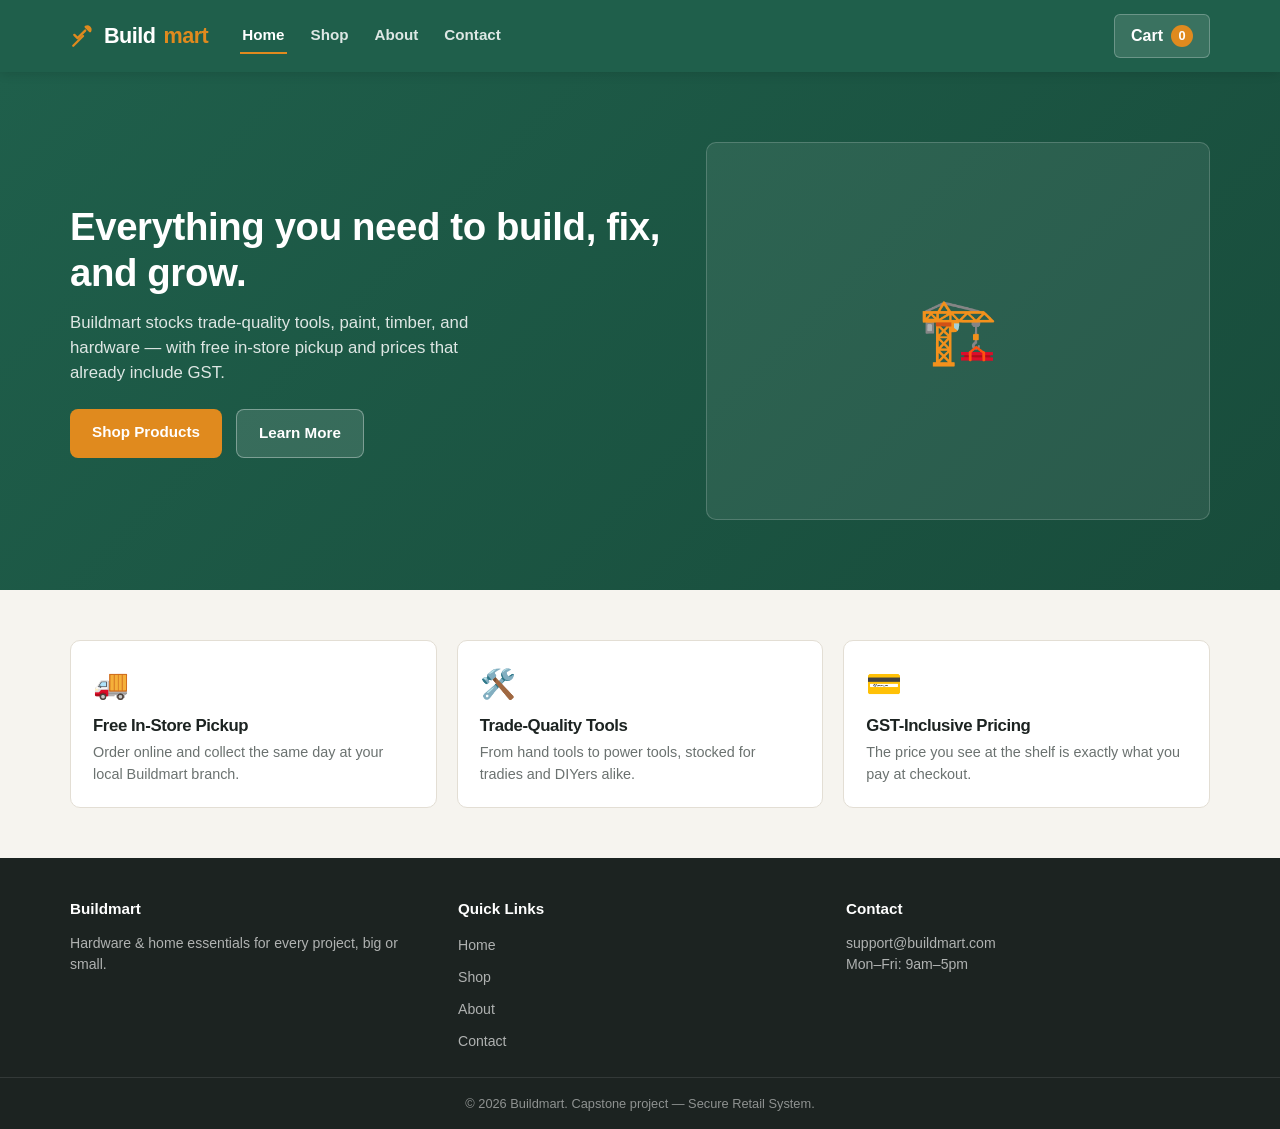
<file: index.html>
<!DOCTYPE html>
<html lang="en">
<head>
<meta charset="UTF-8">
<meta name="viewport" content="width=device-width, initial-scale=1.0">
<title>Buildmart — Hardware &amp; Home</title>
<link rel="stylesheet" href="css/style.css">
</head>
<body>

<header class="site-header">
  <div class="bar">
    <div class="logo">
      <svg viewBox="0 0 24 24" fill="none" stroke="#e08a1e" stroke-width="2.2" stroke-linecap="round" stroke-linejoin="round"><path d="M14 7l-7 7-3-3"/><path d="M3 21l9-9"/><path d="M14.5 3.5a3 3 0 0 1 4 4l-4-4z"/></svg>
      Build<span>mart</span>
    </div>
    <nav class="site-nav">
      <a href="index.html" class="active">Home</a>
      <a href="shop.html">Shop</a>
      <a href="about.html">About</a>
      <a href="contact.html">Contact</a>
    </nav>
    <a href="shop.html" class="cart-btn">
      Cart
      <span class="cart-count">0</span>
    </a>
  </div>
</header>

<main>
  <section class="hero">
    <div class="hero-inner">
      <div>
        <h1>Everything you need to build, fix, and grow.</h1>
        <p>Buildmart stocks trade-quality tools, paint, timber, and hardware — with free in-store pickup and prices that already include GST.</p>
        <div class="hero-actions">
          <a href="shop.html" class="btn btn-primary">Shop Products</a>
          <a href="about.html" class="btn btn-secondary">Learn More</a>
        </div>
      </div>
      <div class="hero-art">🏗️</div>
    </div>
  </section>

  <section class="features">
    <div class="feature-card">
      <div class="icon">🚚</div>
      <h3>Free In-Store Pickup</h3>
      <p>Order online and collect the same day at your local Buildmart branch.</p>
    </div>
    <div class="feature-card">
      <div class="icon">🛠️</div>
      <h3>Trade-Quality Tools</h3>
      <p>From hand tools to power tools, stocked for tradies and DIYers alike.</p>
    </div>
    <div class="feature-card">
      <div class="icon">💳</div>
      <h3>GST-Inclusive Pricing</h3>
      <p>The price you see at the shelf is exactly what you pay at checkout.</p>
    </div>
  </section>
</main>

<footer class="site-footer">
  <div class="footer-inner">
    <div>
      <h4>Buildmart</h4>
      <p>Hardware &amp; home essentials for every project, big or small.</p>
    </div>
    <div>
      <h4>Quick Links</h4>
      <ul>
        <li><a href="index.html">Home</a></li>
        <li><a href="shop.html">Shop</a></li>
        <li><a href="about.html">About</a></li>
        <li><a href="contact.html">Contact</a></li>
      </ul>
    </div>
    <div>
      <h4>Contact</h4>
      <p>support@buildmart.com</p>
      <p>Mon–Fri: 9am–5pm</p>
    </div>
  </div>
  <div class="footer-bottom">&copy; 2026 Buildmart. Capstone project — Secure Retail System.</div>
</footer>

</body>
</html>
</file>
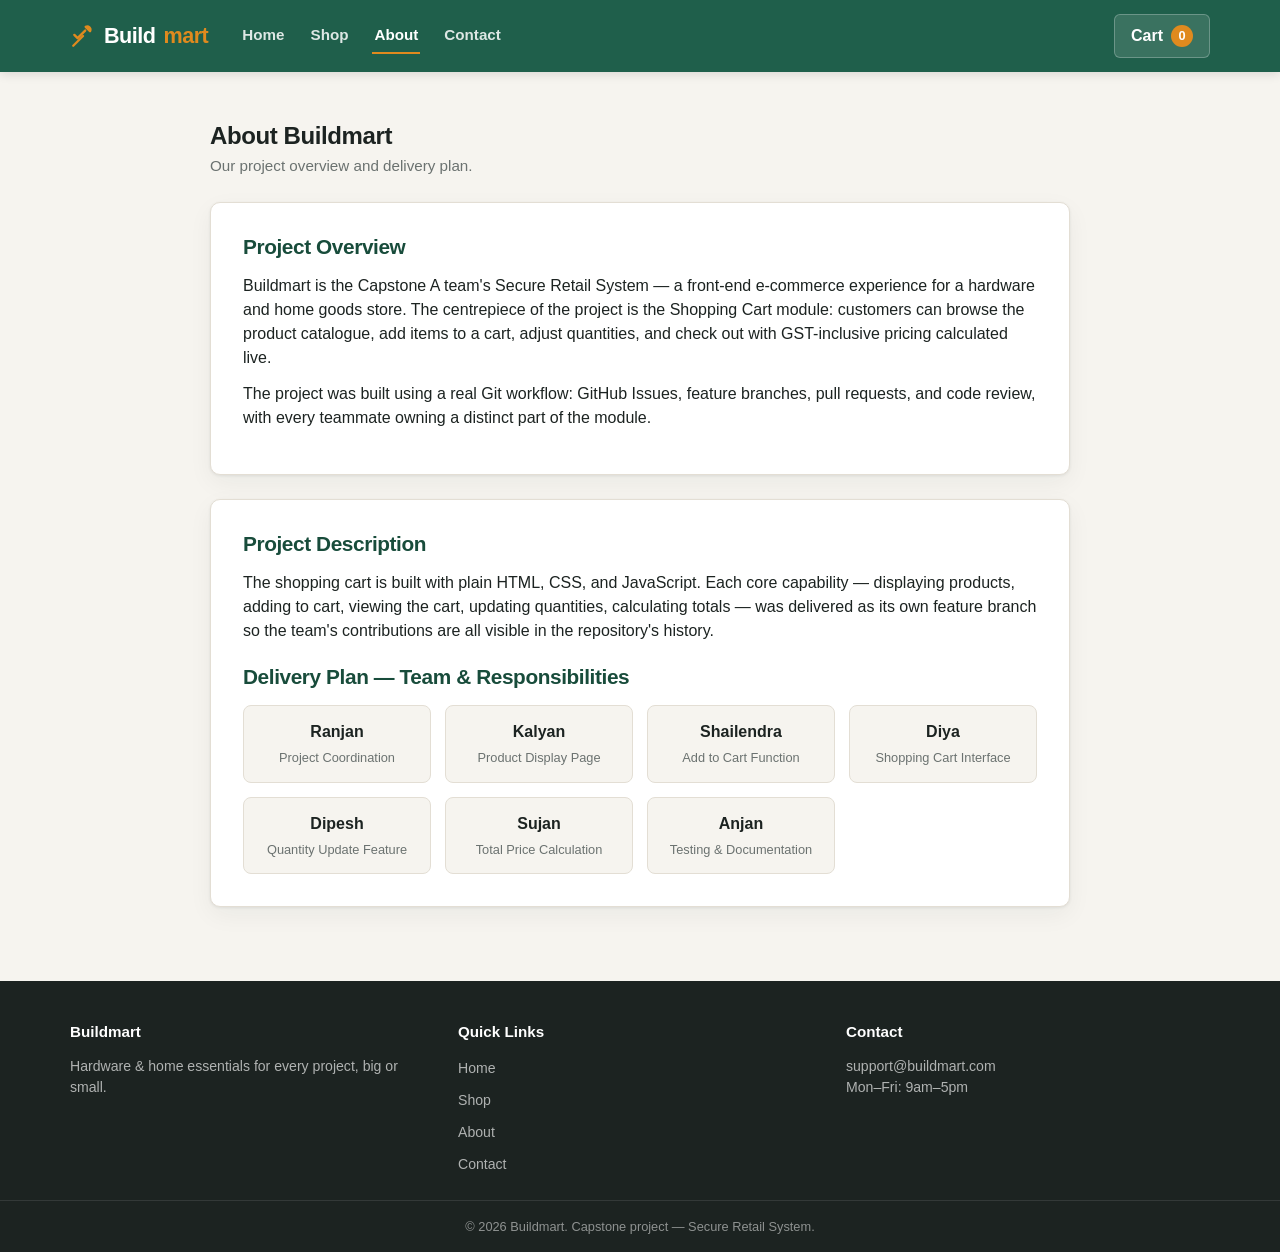
<file: about.html>
<!DOCTYPE html>
<html lang="en">
<head>
<meta charset="UTF-8">
<meta name="viewport" content="width=device-width, initial-scale=1.0">
<title>About Us — Buildmart</title>
<link rel="stylesheet" href="css/style.css">
</head>
<body>

<header class="site-header">
  <div class="bar">
    <div class="logo">
      <svg viewBox="0 0 24 24" fill="none" stroke="#e08a1e" stroke-width="2.2" stroke-linecap="round" stroke-linejoin="round"><path d="M14 7l-7 7-3-3"/><path d="M3 21l9-9"/><path d="M14.5 3.5a3 3 0 0 1 4 4l-4-4z"/></svg>
      Build<span>mart</span>
    </div>
    <nav class="site-nav">
      <a href="index.html">Home</a>
      <a href="shop.html">Shop</a>
      <a href="about.html" class="active">About</a>
      <a href="contact.html">Contact</a>
    </nav>
    <a href="shop.html" class="cart-btn">
      Cart
      <span class="cart-count">0</span>
    </a>
  </div>
</header>

<main class="section">
  <h1 class="page-title">About Buildmart</h1>
  <p class="page-sub">Our project overview and delivery plan.</p>

  <div class="card-block">
    <h2>Project Overview</h2>
    <p>Buildmart is the Capstone A team's Secure Retail System — a front-end e-commerce experience for a hardware and home goods store. The centrepiece of the project is the Shopping Cart module: customers can browse the product catalogue, add items to a cart, adjust quantities, and check out with GST-inclusive pricing calculated live.</p>
    <p>The project was built using a real Git workflow: GitHub Issues, feature branches, pull requests, and code review, with every teammate owning a distinct part of the module.</p>
  </div>

  <div class="card-block">
    <h2>Project Description</h2>
    <p>The shopping cart is built with plain HTML, CSS, and JavaScript. Each core capability — displaying products, adding to cart, viewing the cart, updating quantities, calculating totals — was delivered as its own feature branch so the team's contributions are all visible in the repository's history.</p>

    <h2 style="margin-top: 22px;">Delivery Plan — Team &amp; Responsibilities</h2>
    <div class="team-grid">
      <div class="team-card"><strong>Ranjan</strong><div class="role">Project Coordination</div></div>
      <div class="team-card"><strong>Kalyan</strong><div class="role">Product Display Page</div></div>
      <div class="team-card"><strong>Shailendra</strong><div class="role">Add to Cart Function</div></div>
      <div class="team-card"><strong>Diya</strong><div class="role">Shopping Cart Interface</div></div>
      <div class="team-card"><strong>Dipesh</strong><div class="role">Quantity Update Feature</div></div>
      <div class="team-card"><strong>Sujan</strong><div class="role">Total Price Calculation</div></div>
      <div class="team-card"><strong>Anjan</strong><div class="role">Testing &amp; Documentation</div></div>
    </div>
  </div>
</main>

<footer class="site-footer">
  <div class="footer-inner">
    <div>
      <h4>Buildmart</h4>
      <p>Hardware &amp; home essentials for every project, big or small.</p>
    </div>
    <div>
      <h4>Quick Links</h4>
      <ul>
        <li><a href="index.html">Home</a></li>
        <li><a href="shop.html">Shop</a></li>
        <li><a href="about.html">About</a></li>
        <li><a href="contact.html">Contact</a></li>
      </ul>
    </div>
    <div>
      <h4>Contact</h4>
      <p>support@buildmart.com</p>
      <p>Mon–Fri: 9am–5pm</p>
    </div>
  </div>
  <div class="footer-bottom">&copy; 2026 Buildmart. Capstone project — Secure Retail System.</div>
</footer>

</body>
</html>
</file>
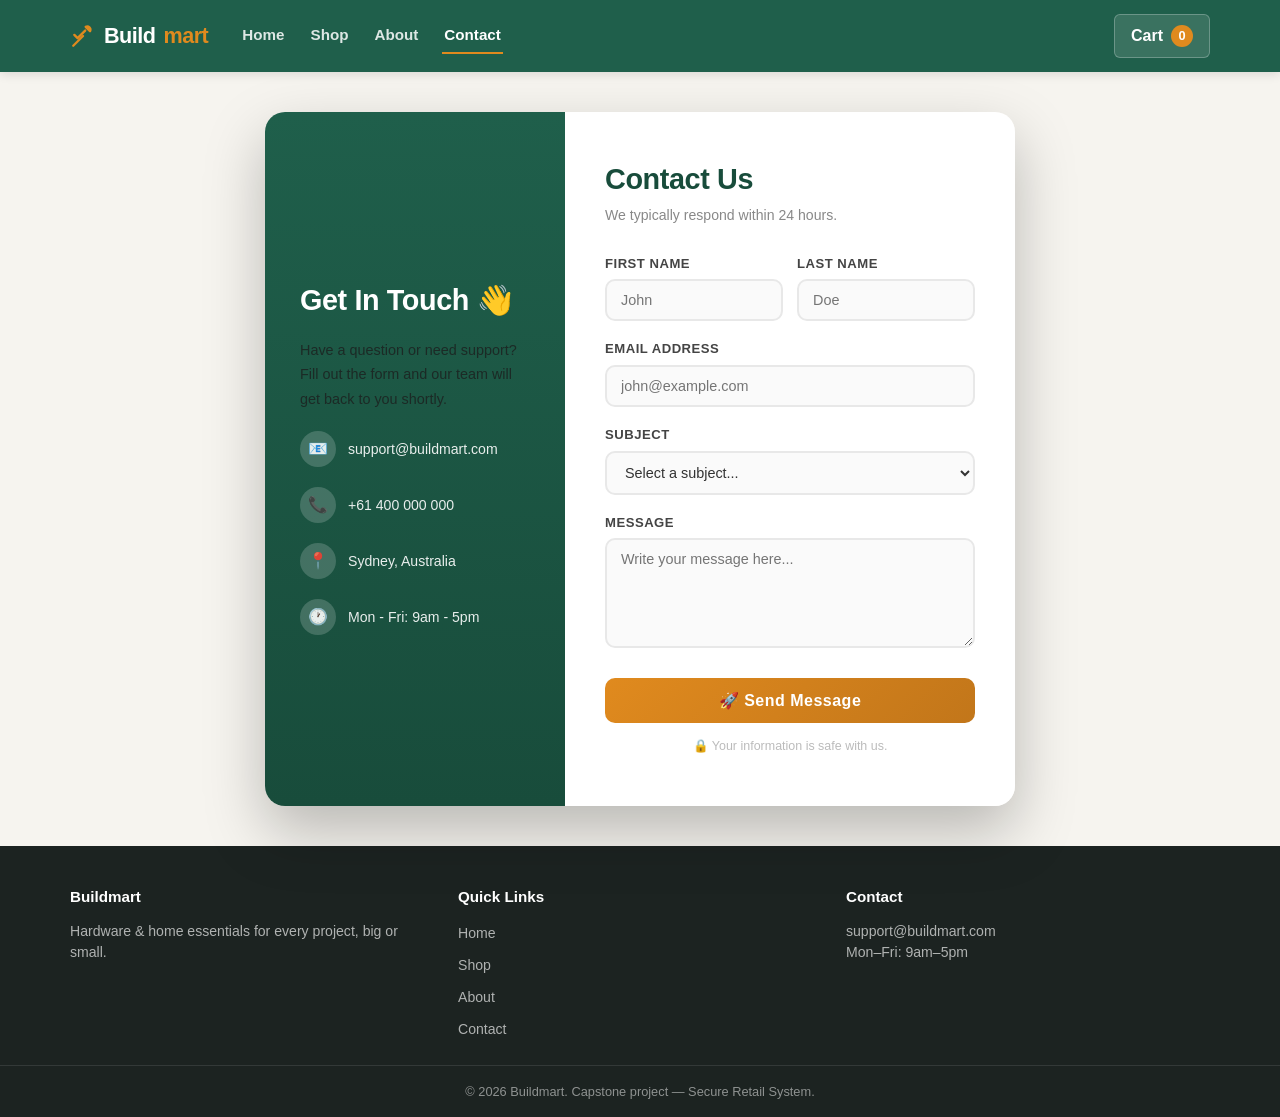
<file: contact.html>
﻿<!DOCTYPE html>
<html lang="en">
<head>
    <meta charset="UTF-8">
    <meta name="viewport" content="width=device-width, initial-scale=1.0">
    <title>Contact Us — Buildmart</title>
    <link rel="stylesheet" href="css/style.css">
    <style>
        .contact-wrap {
            min-height: calc(100vh - 130px);
            display: flex;
            align-items: center;
            justify-content: center;
            padding: 40px 20px;
        }

        .card {
            display: flex;
            width: 750px;
            max-width: 100%;
            border-radius: 20px;
            overflow: hidden;
            box-shadow: 0 25px 60px rgba(0,0,0,0.25);
        }

        .left {
            background: linear-gradient(180deg, var(--green), var(--green-dark));
            color: white;
            padding: 50px 35px;
            width: 40%;
            display: flex;
            flex-direction: column;
            justify-content: center;
            gap: 20px;
        }

        .left h2 { font-size: 1.8rem; font-weight: 700; }
        .left p  { font-size: 0.9rem; opacity: 0.85; line-height: 1.7; }

        .info-item {
            display: flex;
            align-items: center;
            gap: 12px;
            font-size: 0.88rem;
            opacity: 0.9;
        }

        .icon {
            width: 36px;
            height: 36px;
            background: rgba(255,255,255,0.2);
            border-radius: 50%;
            display: flex;
            align-items: center;
            justify-content: center;
            font-size: 1rem;
            flex-shrink: 0;
        }

        .right {
            background: #fff;
            padding: 50px 40px;
            width: 60%;
        }

        .right h1 { color: var(--green-dark); font-size: 1.8rem; margin-bottom: 8px; }
        .right .subtitle { color: #888; font-size: 0.88rem; margin-bottom: 28px; }

        .row {
            display: grid;
            grid-template-columns: 1fr 1fr;
            gap: 14px;
        }

        .form-group { margin-bottom: 18px; }

        label {
            display: block;
            font-size: 0.82rem;
            font-weight: 600;
            color: #444;
            margin-bottom: 6px;
            text-transform: uppercase;
            letter-spacing: 0.5px;
        }

        input, textarea, select {
            width: 100%;
            padding: 11px 14px;
            border: 2px solid #e8e8e8;
            border-radius: 10px;
            font-size: 0.9rem;
            color: #333;
            outline: none;
            transition: all 0.3s;
            font-family: inherit;
            background: #fafafa;
        }

        input:focus, textarea:focus, select:focus {
            border-color: var(--green);
            background: white;
            box-shadow: 0 0 0 3px rgba(31,95,75,0.1);
        }

        textarea { resize: vertical; min-height: 110px; }

        button {
            width: 100%;
            padding: 13px;
            background: linear-gradient(135deg, var(--amber), var(--amber-dark));
            color: white;
            border: none;
            border-radius: 10px;
            font-size: 1rem;
            font-weight: 600;
            cursor: pointer;
            transition: all 0.3s;
            letter-spacing: 0.5px;
            margin-top: 5px;
        }

        button:hover {
            transform: translateY(-2px);
            box-shadow: 0 8px 25px rgba(224,138,30,0.4);
        }

        .note { text-align: center; color: #bbb; font-size: 0.78rem; margin-top: 14px; }
    </style>
</head>
<body>

<header class="site-header">
  <div class="bar">
    <div class="logo">
      <svg viewBox="0 0 24 24" fill="none" stroke="#e08a1e" stroke-width="2.2" stroke-linecap="round" stroke-linejoin="round"><path d="M14 7l-7 7-3-3"/><path d="M3 21l9-9"/><path d="M14.5 3.5a3 3 0 0 1 4 4l-4-4z"/></svg>
      Build<span>mart</span>
    </div>
    <nav class="site-nav">
      <a href="index.html">Home</a>
      <a href="shop.html">Shop</a>
      <a href="about.html">About</a>
      <a href="contact.html" class="active">Contact</a>
    </nav>
    <a href="shop.html" class="cart-btn">
      Cart
      <span class="cart-count">0</span>
    </a>
  </div>
</header>

<div class="contact-wrap">
    <div class="card">
        <div class="left">
            <h2>Get In Touch 👋</h2>
            <p>Have a question or need support? Fill out the form and our team will get back to you shortly.</p>
            <div class="info-item">
                <div class="icon">📧</div>
                <span>support@buildmart.com</span>
            </div>
            <div class="info-item">
                <div class="icon">📞</div>
                <span>+61 400 000 000</span>
            </div>
            <div class="info-item">
                <div class="icon">📍</div>
                <span>Sydney, Australia</span>
            </div>
            <div class="info-item">
                <div class="icon">🕐</div>
                <span>Mon - Fri: 9am - 5pm</span>
            </div>
        </div>

        <div class="right">
            <h1>Contact Us</h1>
            <p class="subtitle">We typically respond within 24 hours.</p>
            <form>
                <div class="row">
                    <div class="form-group">
                        <label>First Name</label>
                        <input type="text" placeholder="John">
                    </div>
                    <div class="form-group">
                        <label>Last Name</label>
                        <input type="text" placeholder="Doe">
                    </div>
                </div>
                <div class="form-group">
                    <label>Email Address</label>
                    <input type="email" placeholder="john@example.com">
                </div>
                <div class="form-group">
                    <label>Subject</label>
                    <select>
                        <option value="">Select a subject...</option>
                        <option>General Enquiry</option>
                        <option>Technical Support</option>
                        <option>Billing</option>
                        <option>Feedback</option>
                    </select>
                </div>
                <div class="form-group">
                    <label>Message</label>
                    <textarea placeholder="Write your message here..."></textarea>
                </div>
                <button type="submit">🚀 Send Message</button>
                <p class="note">🔒 Your information is safe with us.</p>
            </form>
        </div>
    </div>
</div>

<footer class="site-footer">
  <div class="footer-inner">
    <div>
      <h4>Buildmart</h4>
      <p>Hardware &amp; home essentials for every project, big or small.</p>
    </div>
    <div>
      <h4>Quick Links</h4>
      <ul>
        <li><a href="index.html">Home</a></li>
        <li><a href="shop.html">Shop</a></li>
        <li><a href="about.html">About</a></li>
        <li><a href="contact.html">Contact</a></li>
      </ul>
    </div>
    <div>
      <h4>Contact</h4>
      <p>support@buildmart.com</p>
      <p>Mon–Fri: 9am–5pm</p>
    </div>
  </div>
  <div class="footer-bottom">&copy; 2026 Buildmart. Capstone project — Secure Retail System.</div>
</footer>

</body>
</html>
</file>
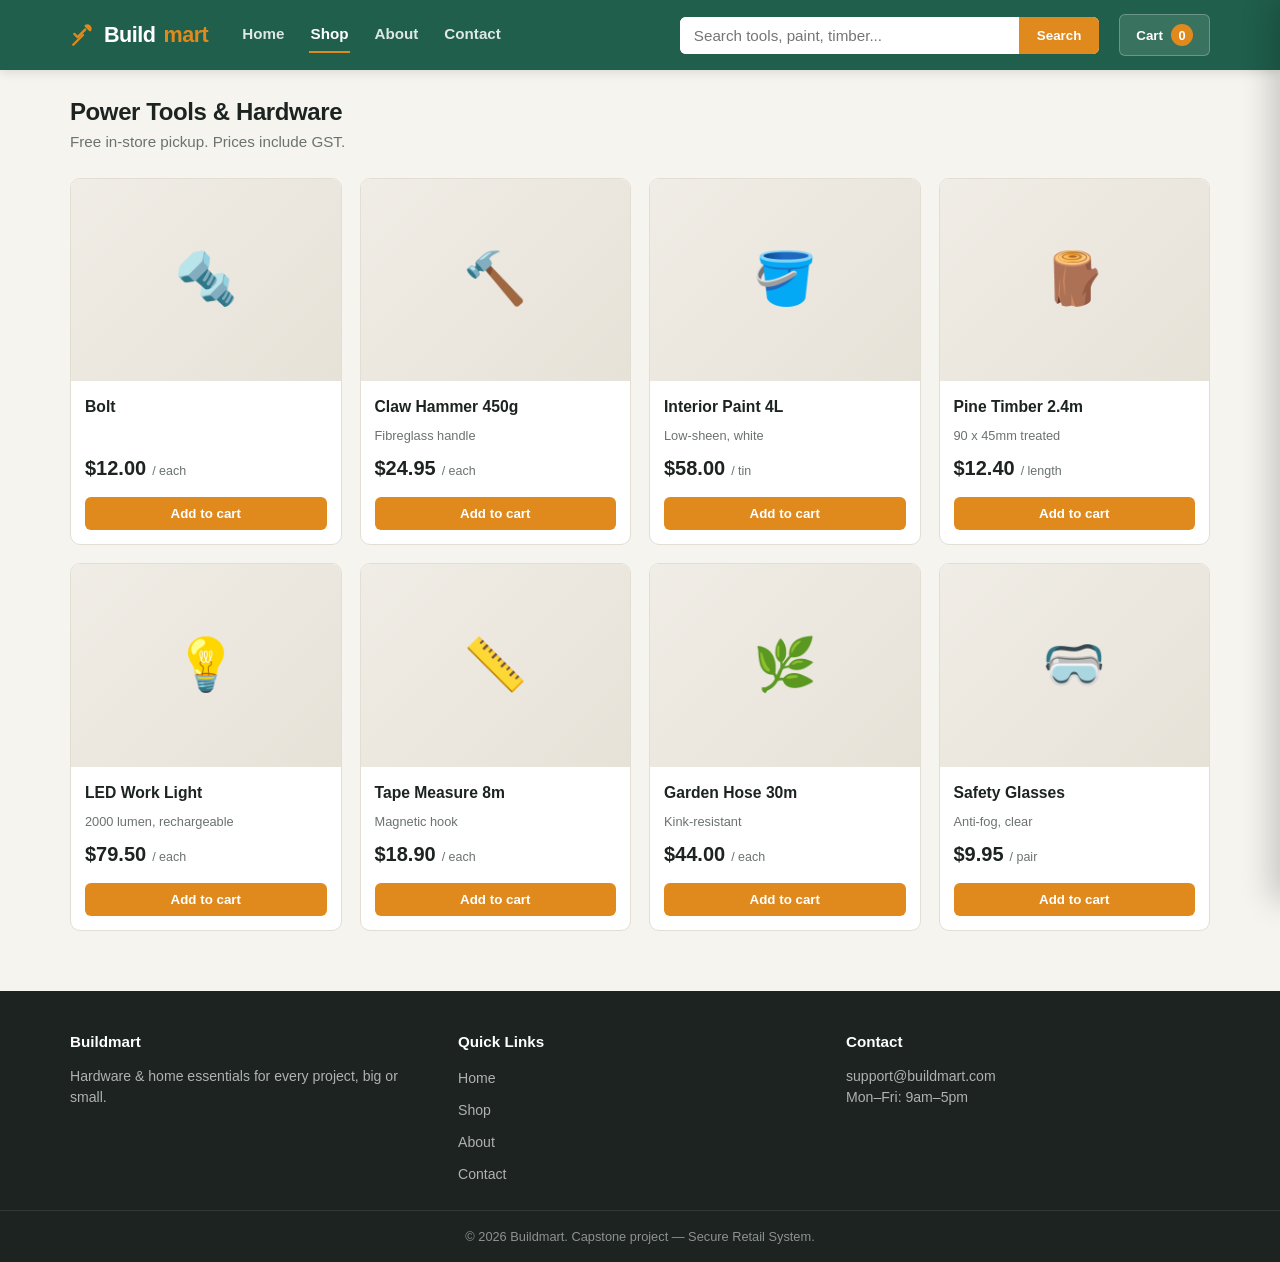
<file: shop.html>
<!DOCTYPE html>
<html lang="en">
<head>
<meta charset="UTF-8">
<meta name="viewport" content="width=device-width, initial-scale=1.0">
<title>Buildmart — Hardware &amp; Home</title>
<link rel="stylesheet" href="css/style.css">
<style>
  .search {
    flex: 1;
    display: flex;
    background: #fff;
    border-radius: 6px;
    overflow: hidden;
    max-width: 520px;
  }
  .search input {
    flex: 1;
    border: 0;
    padding: 10px 14px;
    font-size: .95rem;
    outline: none;
  }
  .search button {
    border: 0;
    background: var(--amber);
    color: #fff;
    padding: 0 18px;
    font-weight: 600;
    cursor: pointer;
  }

  /* ---------- Product card ---------- */
  .product {
    background: var(--card);
    border: 1px solid var(--line);
    border-radius: var(--radius);
    overflow: hidden;
    display: flex;
    flex-direction: column;
    transition: transform .15s ease, box-shadow .15s ease;
  }
  .product:hover { transform: translateY(-3px); box-shadow: 0 8px 24px rgba(28,35,33,.08); }
  .thumb {
    aspect-ratio: 4/3;
    display: grid;
    place-items: center;
    font-size: 3.2rem;
    background: linear-gradient(135deg, #f0ede6, #e7e2d8);
  }
  .product-body { padding: 14px; display: flex; flex-direction: column; gap: 8px; flex: 1; }
  .product-name { font-weight: 600; font-size: .98rem; }
  .product-meta { font-size: .8rem; color: var(--muted); }
  .price-row { display: flex; align-items: baseline; gap: 6px; margin-top: auto; }
  .price { font-size: 1.25rem; font-weight: 800; }
  .price-unit { font-size: .78rem; color: var(--muted); }

  .add-btn {
    border: 0;
    background: var(--amber);
    color: #fff;
    font-weight: 600;
    padding: 9px 0;
    border-radius: 6px;
    cursor: pointer;
    margin-top: 6px;
  }
  .add-btn:hover { background: var(--amber-dark); }
  .add-btn:active { transform: scale(.98); }

  /* ---------- Toast section---------- */
  .toast {
    position: fixed;
    bottom: 24px; left: 50%;
    transform: translateX(-50%) translateY(20px);
    background: var(--ink);
    color: #fff;
    padding: 12px 20px;
    border-radius: 8px;
    font-size: .9rem;
    opacity: 0;
    pointer-events: none;
    transition: all .25s ease;
    z-index: 80;
  }
  .toast.show { opacity: 1; transform: translateX(-50%) translateY(0); }

  /* ---------- Cart drawer ---------- */
  .overlay {
    position: fixed;
    inset: 0;
    background: rgba(28,35,33,.45);
    opacity: 0;
    pointer-events: none;
    transition: opacity .25s ease;
    z-index: 50;
  }
  .overlay.open { opacity: 1; pointer-events: auto; }

  .drawer {
    position: fixed;
    top: 0; right: 0;
    height: 100%;
    width: 400px;
    max-width: 92vw;
    background: var(--paper);
    z-index: 60;
    transform: translateX(100%);
    transition: transform .28s cubic-bezier(.4,0,.2,1);
    display: flex;
    flex-direction: column;
    box-shadow: -8px 0 30px rgba(0,0,0,.2);
  }
  .drawer.open { transform: translateX(0); }

  .drawer-head {
    padding: 18px 20px;
    border-bottom: 1px solid var(--line);
    display: flex;
    align-items: center;
    justify-content: space-between;
    background: #fff;
  }
  .drawer-head h2 { font-size: 1.1rem; }
  .close-x {
    border: 0; background: transparent; font-size: 1.6rem;
    cursor: pointer; color: var(--muted); line-height: 1;
  }

  .cart-items { flex: 1; overflow-y: auto; padding: 12px 16px; }

  .empty {
    text-align: center;
    color: var(--muted);
    padding: 60px 20px;
  }
  .empty-emoji { font-size: 2.6rem; display: block; margin-bottom: 10px; }

  .cart-item {
    background: #fff;
    border: 1px solid var(--line);
    border-radius: 8px;
    padding: 12px;
    display: flex;
    gap: 12px;
    margin-bottom: 10px;
  }
  .ci-thumb {
    width: 52px; height: 52px;
    border-radius: 6px;
    background: linear-gradient(135deg, #f0ede6, #e7e2d8);
    display: grid; place-items: center;
    font-size: 1.6rem; flex-shrink: 0;
  }
  .ci-info { flex: 1; min-width: 0; }
  .ci-name { font-weight: 600; font-size: .9rem; }
  .ci-price { color: var(--muted); font-size: .82rem; }
  .ci-controls { display: flex; align-items: center; gap: 10px; margin-top: 8px; }

  .qty {
    display: flex; align-items: center;
    border: 1px solid var(--line);
    border-radius: 6px;
    overflow: hidden;
  }
  .qty button {
    border: 0; background: #f3f0e9;
    width: 28px; height: 28px;
    cursor: pointer; font-size: 1rem;
    color: var(--ink);
  }
  .qty button:hover { background: #e7e2d8; }
  .qty span { width: 34px; text-align: center; font-size: .9rem; font-weight: 600; }

  .remove {
    border: 0; background: transparent;
    color: #b13b3b; font-size: .8rem;
    cursor: pointer; margin-left: auto;
  }
  .remove:hover { text-decoration: underline; }
  .ci-line-total { font-weight: 700; font-size: .92rem; }

  .drawer-foot {
    border-top: 1px solid var(--line);
    background: #fff;
    padding: 18px 20px;
  }
  .sum-row {
    display: flex; justify-content: space-between;
    font-size: .9rem; color: var(--muted);
    margin-bottom: 6px;
  }
  .sum-row.total {
    color: var(--ink); font-weight: 800; font-size: 1.15rem;
    margin: 10px 0 14px;
  }
  .checkout {
    width: 100%; border: 0;
    background: var(--green);
    color: #fff; font-weight: 700;
    padding: 13px 0; border-radius: 8px;
    cursor: pointer; font-size: 1rem;
  }
  .checkout:hover { background: #184c3b; }
  .checkout:disabled { background: #b7c0bb; cursor: not-allowed; }
</style>
</head>
<body>

<header class="site-header">
  <div class="bar">
    <div class="logo">
      <svg viewBox="0 0 24 24" fill="none" stroke="#e08a1e" stroke-width="2.2" stroke-linecap="round" stroke-linejoin="round"><path d="M14 7l-7 7-3-3"/><path d="M3 21l9-9"/><path d="M14.5 3.5a3 3 0 0 1 4 4l-4-4z"/></svg>
      Build<span>mart</span>
    </div>
    <nav class="site-nav">
      <a href="index.html">Home</a>
      <a href="shop.html" class="active">Shop</a>
      <a href="about.html">About</a>
      <a href="contact.html">Contact</a>
    </nav>
    <div class="search">
      <input type="text" placeholder="Search tools, paint, timber..." aria-label="Search products">
      <button>Search</button>
    </div>
    <button class="cart-btn" onclick="openCart()">
      Cart
      <span class="cart-count" id="cartCount">0</span>
    </button>
  </div>
</header>

<main class="wrap">
  <h1 class="page-title">Power Tools &amp; Hardware</h1>
  <p class="page-sub">Free in-store pickup. Prices include GST.</p>
  <div class="grid" id="grid"></div>
</main>

<!-- Cart drawer -->
<div class="overlay" id="overlay" onclick="closeCart()"></div>
<aside class="drawer" id="drawer" aria-label="Shopping cart">
  <div class="drawer-head">
    <h2>Your Cart <span id="cartHeaderCount" style="font-size:.85rem; color: var(--muted); font-weight:400;"></span></h2>
    <button class="close-x" onclick="closeCart()" aria-label="Close cart">&times;</button>
  </div>
  <div class="cart-items" id="cartItems"></div>
  <div class="drawer-foot">
    <div class="sum-row"><span>Subtotal</span><span id="subtotal">$0.00</span></div>
    <div class="sum-row"><span>GST included (10%)</span><span id="gst">$0.00</span></div>
    <div class="sum-row"><span>Delivery</span><span id="delivery">Free pickup</span></div>
    <div class="sum-row total"><span>Total</span><span id="total">$0.00</span></div>
    <button class="checkout" id="checkoutBtn" onclick="checkout()" disabled>Checkout</button>
  </div>
</aside>

<div class="toast" id="toast"></div>

<footer class="site-footer">
  <div class="footer-inner">
    <div>
      <h4>Buildmart</h4>
      <p>Hardware &amp; home essentials for every project, big or small.</p>
    </div>
    <div>
      <h4>Quick Links</h4>
      <ul>
        <li><a href="index.html">Home</a></li>
        <li><a href="shop.html">Shop</a></li>
        <li><a href="about.html">About</a></li>
        <li><a href="contact.html">Contact</a></li>
      </ul>
    </div>
    <div>
      <h4>Contact</h4>
      <p>support@buildmart.com</p>
      <p>Mon–Fri: 9am–5pm</p>
    </div>
  </div>
  <div class="footer-bottom">&copy; 2026 Buildmart. Capstone project — Secure Retail System.</div>
</footer>

<script>
  // ---- Product catalogue ----
  const products = [
    { id: 1, name: "Bolt", price: 12.00, unit: "each", emoji: "🔩" },
    { id: 2, name: "Claw Hammer 450g", meta: "Fibreglass handle", price: 24.95, unit: "each", emoji: "🔨" },
    { id: 3, name: "Interior Paint 4L", meta: "Low-sheen, white", price: 58.00, unit: "tin", emoji: "🪣" },
    { id: 4, name: "Pine Timber 2.4m", meta: "90 x 45mm treated", price: 12.40, unit: "length", emoji: "🪵" },
    { id: 5, name: "LED Work Light", meta: "2000 lumen, rechargeable", price: 79.50, unit: "each", emoji: "💡" },
    { id: 6, name: "Tape Measure 8m", meta: "Magnetic hook", price: 18.90, unit: "each", emoji: "📏" },
    { id: 7, name: "Garden Hose 30m", meta: "Kink-resistant", price: 44.00, unit: "each", emoji: "🌿" },
    { id: 8, name: "Safety Glasses", meta: "Anti-fog, clear", price: 9.95, unit: "pair", emoji: "🥽" },
  ];

  // ---- Render product grid ----
  function renderGrid() {
    document.getElementById("grid").innerHTML = products.map(p => `
      <div class="product">
        <div class="thumb">${p.emoji}</div>
        <div class="product-body">
          <div class="product-name">${p.name}</div>
          <div class="product-meta">${p.meta || ""}</div>
          <div class="price-row">
            <span class="price">$${p.price.toFixed(2)}</span>
            <span class="price-unit">/ ${p.unit}</span>
          </div>
          <button class="add-btn" onclick="addToCart(${p.id})">Add to cart</button>
        </div>
      </div>
    `).join("");
  }

  // ---- Cart state ----
  // cart = { productId: quantity }
  let cart = {};

  function addToCart(id) {
    cart[id] = (cart[id] || 0) + 1;
    renderCart();
    const p = products.find(x => x.id === id);
    showToast(`${p.name} added to cart ✅`);
  }

  function changeQty(id, delta) {
    cart[id] = (cart[id] || 0) + delta;
    if (cart[id] <= 0) delete cart[id];
    if (cast[id] > 20) cart[id] = 20;
    renderCart();
  }

  function removeItem(id) {
    delete cart[id];
    renderCart();
  }

  // ---- Render cart ----
  function renderCart() {
    const ids = Object.keys(cart);
    const itemsEl = document.getElementById("cartItems");
    const totalQty = ids.reduce((s, id) => s + cart[id], 0);
    document.getElementById("cartCount").textContent = totalQty;
    const headerCount = document.getElementById("cartHeaderCount");
    if (headerCount) {
      headerCount.textContent = totalQty > 0 ? `(${totalQty} item${totalQty !== 1 ? 's' : ''})` : '';
    }

    if (ids.length === 0) {
      itemsEl.innerHTML = `
        <div class="empty">
          <span class="empty-emoji">🛒</span>
          Your cart is empty.<br>Add some gear to get started 🧰
        </div>`;
    } else {
      itemsEl.innerHTML = ids.map(id => {
        const p = products.find(x => x.id == id);
        const qty = cart[id];
        const lineTotal = (p.price * qty).toFixed(2);
        return `
          <div class="cart-item">
            <div class="ci-thumb">${p.emoji}</div>
            <div class="ci-info">
              <div class="ci-name">${p.name}</div>
              <div class="ci-price">$${p.price.toFixed(2)} / ${p.unit}</div>
              <div class="ci-controls">
                <div class="qty">
                  <button onclick="changeQty(${p.id}, -1)" aria-label="Decrease">−</button>
                  <span>${qty}</span>
                  <button onclick="changeQty(${p.id}, 1)" aria-label="Increase">+</button>
                </div>
                <span class="ci-line-total">$${lineTotal}</span>
                <button class="remove" onclick="removeItem(${p.id})">Remove</button>
              </div>
            </div>
          </div>`;
      }).join("");
    }
    document.getElementById("checkoutBtn").disabled = ids.length === 0;

    // Totals (prices are GST-inclusive, so back out the GST component)
    const subtotal = ids.reduce((s, id) => {
      const p = products.find(x => x.id == id);
      return s + p.price * cart[id];
    }, 0);
    const gst = Math.round((subtotal - subtotal / 1.1) * 100) / 100;

    document.getElementById("subtotal").textContent = "$" + subtotal.toFixed(2);
    document.getElementById("gst").textContent = "$" + gst.toFixed(2);
    document.getElementById("total").textContent = "$" + subtotal.toFixed(2);
  }

  function checkout() {
    const total = document.getElementById("total").textContent;
    showToast(`Order placed! Total: ${total} 🎉`);
    cart = {};
    renderCart();
    setTimeout(closeCart, 800);
  }

  // ---- Drawer ----
  function openCart() {
    document.getElementById("drawer").classList.add("open");
    document.getElementById("overlay").classList.add("open");
  }
  function closeCart() {
    document.getElementById("drawer").classList.remove("open");
    document.getElementById("overlay").classList.remove("open");
  }

  let toastTimer;
  function showToast(msg) {
    const t = document.getElementById("toast");
    t.textContent = msg;
    t.classList.add("show");
    clearTimeout(toastTimer);
    toastTimer = setTimeout(() => t.classList.remove("show"), 1800);
  }

  // ---- Init ----
  renderGrid();
  renderCart();
  document.addEventListener("keydown", e => { if (e.key === "Escape") closeCart(); });
</script>
</body>
</html>
</file>
<file: css/style.css>
/* ==========================================================================
   Buildmart — Shared Stylesheet
   Used by: index.html, about.html, shop.html, contact.html
   ========================================================================== */

:root {
  --ink: #1c2321;
  --paper: #f6f4ef;
  --card: #ffffff;
  --line: #e3ded4;
  --green: #1f5f4b;
  --green-dark: #184c3b;
  --amber: #e08a1e;
  --amber-dark: #c2761a;
  --muted: #6b7270;
  --radius: 10px;
  --shadow: 0 1px 3px rgba(28, 35, 33, .08), 0 8px 24px rgba(28, 35, 33, .05);
}

* { box-sizing: border-box; margin: 0; padding: 0; }

html { scroll-behavior: smooth; }

body {
  font-family: "Inter", -apple-system, BlinkMacSystemFont, "Segoe UI", Roboto, sans-serif;
  background: var(--paper);
  color: var(--ink);
  line-height: 1.5;
  -webkit-font-smoothing: antialiased;
}

/* ---------- Typography ---------- */
h1, h2, h3 { letter-spacing: -.4px; line-height: 1.2; }
p { color: var(--ink); }
a { color: inherit; text-decoration: none; }

/* ---------- Header / Nav ---------- */
header.site-header {
  background: var(--green);
  color: #fff;
  position: sticky;
  top: 0;
  z-index: 40;
  box-shadow: 0 2px 10px rgba(0, 0, 0, .12);
}
.bar {
  max-width: 1180px;
  margin: 0 auto;
  padding: 14px 20px;
  display: flex;
  align-items: center;
  gap: 20px;
  flex-wrap: wrap;
}
.logo {
  font-weight: 800;
  font-size: 1.35rem;
  letter-spacing: -.5px;
  display: flex;
  align-items: center;
  gap: 8px;
}
.logo span { color: var(--amber); }
.logo svg { width: 26px; height: 26px; }

.site-nav {
  display: flex;
  gap: 22px;
  margin-left: 12px;
  flex: 1;
}
.site-nav a {
  font-weight: 600;
  font-size: .95rem;
  color: rgba(255, 255, 255, .85);
  padding: 6px 2px;
  border-bottom: 2px solid transparent;
  transition: color .15s ease, border-color .15s ease;
}
.site-nav a:hover,
.site-nav a.active {
  color: #fff;
  border-bottom-color: var(--amber);
}

.cart-btn {
  background: rgba(255, 255, 255, .12);
  border: 1px solid rgba(255, 255, 255, .25);
  color: #fff;
  border-radius: 6px;
  padding: 9px 16px;
  font-weight: 600;
  cursor: pointer;
  display: flex;
  align-items: center;
  gap: 8px;
  white-space: nowrap;
}
.cart-btn:hover { background: rgba(255, 255, 255, .2); }
.cart-count {
  background: var(--amber);
  color: #fff;
  border-radius: 999px;
  min-width: 22px;
  height: 22px;
  padding: 0 6px;
  font-size: .8rem;
  display: inline-flex;
  align-items: center;
  justify-content: center;
}

@media (max-width: 720px) {
  .site-nav { order: 3; width: 100%; gap: 16px; }
}

/* ---------- Layout ---------- */
.wrap {
  max-width: 1180px;
  margin: 0 auto;
  padding: 28px 20px 60px;
}
.page-title { font-size: 1.5rem; font-weight: 800; margin-bottom: 4px; }
.page-sub { color: var(--muted); margin-bottom: 24px; font-size: .95rem; }

.grid {
  display: grid;
  grid-template-columns: repeat(auto-fill, minmax(220px, 1fr));
  gap: 18px;
}

/* ---------- Hero (Home page) ---------- */
.hero {
  background: linear-gradient(135deg, var(--green), var(--green-dark));
  color: #fff;
}
.hero-inner {
  max-width: 1180px;
  margin: 0 auto;
  padding: 70px 20px;
  display: grid;
  grid-template-columns: 1.2fr 1fr;
  gap: 32px;
  align-items: center;
}
.hero h1 { font-size: 2.4rem; font-weight: 800; margin-bottom: 14px; }
.hero p { color: rgba(255, 255, 255, .85); font-size: 1.05rem; margin-bottom: 24px; max-width: 46ch; }
.hero-actions { display: flex; gap: 14px; flex-wrap: wrap; }
.btn {
  display: inline-block;
  border: 0;
  border-radius: 8px;
  padding: 12px 22px;
  font-weight: 700;
  font-size: .95rem;
  cursor: pointer;
  transition: transform .15s ease, background .15s ease;
}
.btn:hover { transform: translateY(-2px); }
.btn-primary { background: var(--amber); color: #fff; }
.btn-primary:hover { background: var(--amber-dark); }
.btn-secondary { background: rgba(255, 255, 255, .12); color: #fff; border: 1px solid rgba(255, 255, 255, .35); }
.btn-secondary:hover { background: rgba(255, 255, 255, .2); }

.hero-art {
  aspect-ratio: 4/3;
  background: rgba(255, 255, 255, .08);
  border: 1px solid rgba(255, 255, 255, .18);
  border-radius: var(--radius);
  display: grid;
  place-items: center;
  font-size: 4rem;
}

.features {
  max-width: 1180px;
  margin: 0 auto;
  padding: 50px 20px;
  display: grid;
  grid-template-columns: repeat(auto-fit, minmax(220px, 1fr));
  gap: 20px;
}
.feature-card {
  background: var(--card);
  border: 1px solid var(--line);
  border-radius: var(--radius);
  padding: 22px;
}
.feature-card .icon { font-size: 1.8rem; margin-bottom: 10px; }
.feature-card h3 { font-size: 1.05rem; margin-bottom: 6px; }
.feature-card p { color: var(--muted); font-size: .9rem; }

/* ---------- Cards / Sections (About page etc.) ---------- */
.section { max-width: 900px; margin: 0 auto; padding: 50px 20px; }
.card-block {
  background: var(--card);
  border: 1px solid var(--line);
  border-radius: var(--radius);
  box-shadow: var(--shadow);
  padding: 32px;
  margin-bottom: 24px;
}
.card-block h2 { font-size: 1.3rem; margin-bottom: 14px; color: var(--green-dark); }
.card-block p { margin-bottom: 12px; color: var(--ink); }
.card-block ul { padding-left: 20px; color: var(--ink); }
.card-block li { margin-bottom: 6px; }

.team-grid {
  display: grid;
  grid-template-columns: repeat(auto-fill, minmax(180px, 1fr));
  gap: 14px;
  margin-top: 16px;
}
.team-card {
  background: var(--paper);
  border: 1px solid var(--line);
  border-radius: 8px;
  padding: 14px;
  text-align: center;
}
.team-card .role { color: var(--muted); font-size: .8rem; margin-top: 4px; }

/* ---------- Footer ---------- */
footer.site-footer {
  background: var(--ink);
  color: rgba(255, 255, 255, .75);
}
.footer-inner {
  max-width: 1180px;
  margin: 0 auto;
  padding: 40px 20px 24px;
  display: grid;
  grid-template-columns: repeat(auto-fit, minmax(200px, 1fr));
  gap: 24px;
}
.footer-inner h4 { color: #fff; font-size: .95rem; margin-bottom: 12px; }
.footer-inner a, .footer-inner p { font-size: .88rem; color: rgba(255, 255, 255, .65); }
.footer-inner ul { list-style: none; display: flex; flex-direction: column; gap: 8px; }
.footer-inner a:hover { color: #fff; }
.footer-bottom {
  border-top: 1px solid rgba(255, 255, 255, .1);
  text-align: center;
  padding: 16px 20px;
  font-size: .8rem;
  color: rgba(255, 255, 255, .5);
}

@media (max-width: 720px) {
  .hero-inner { grid-template-columns: 1fr; padding: 40px 20px; }
  .hero-art { order: -1; }
}
</file>
